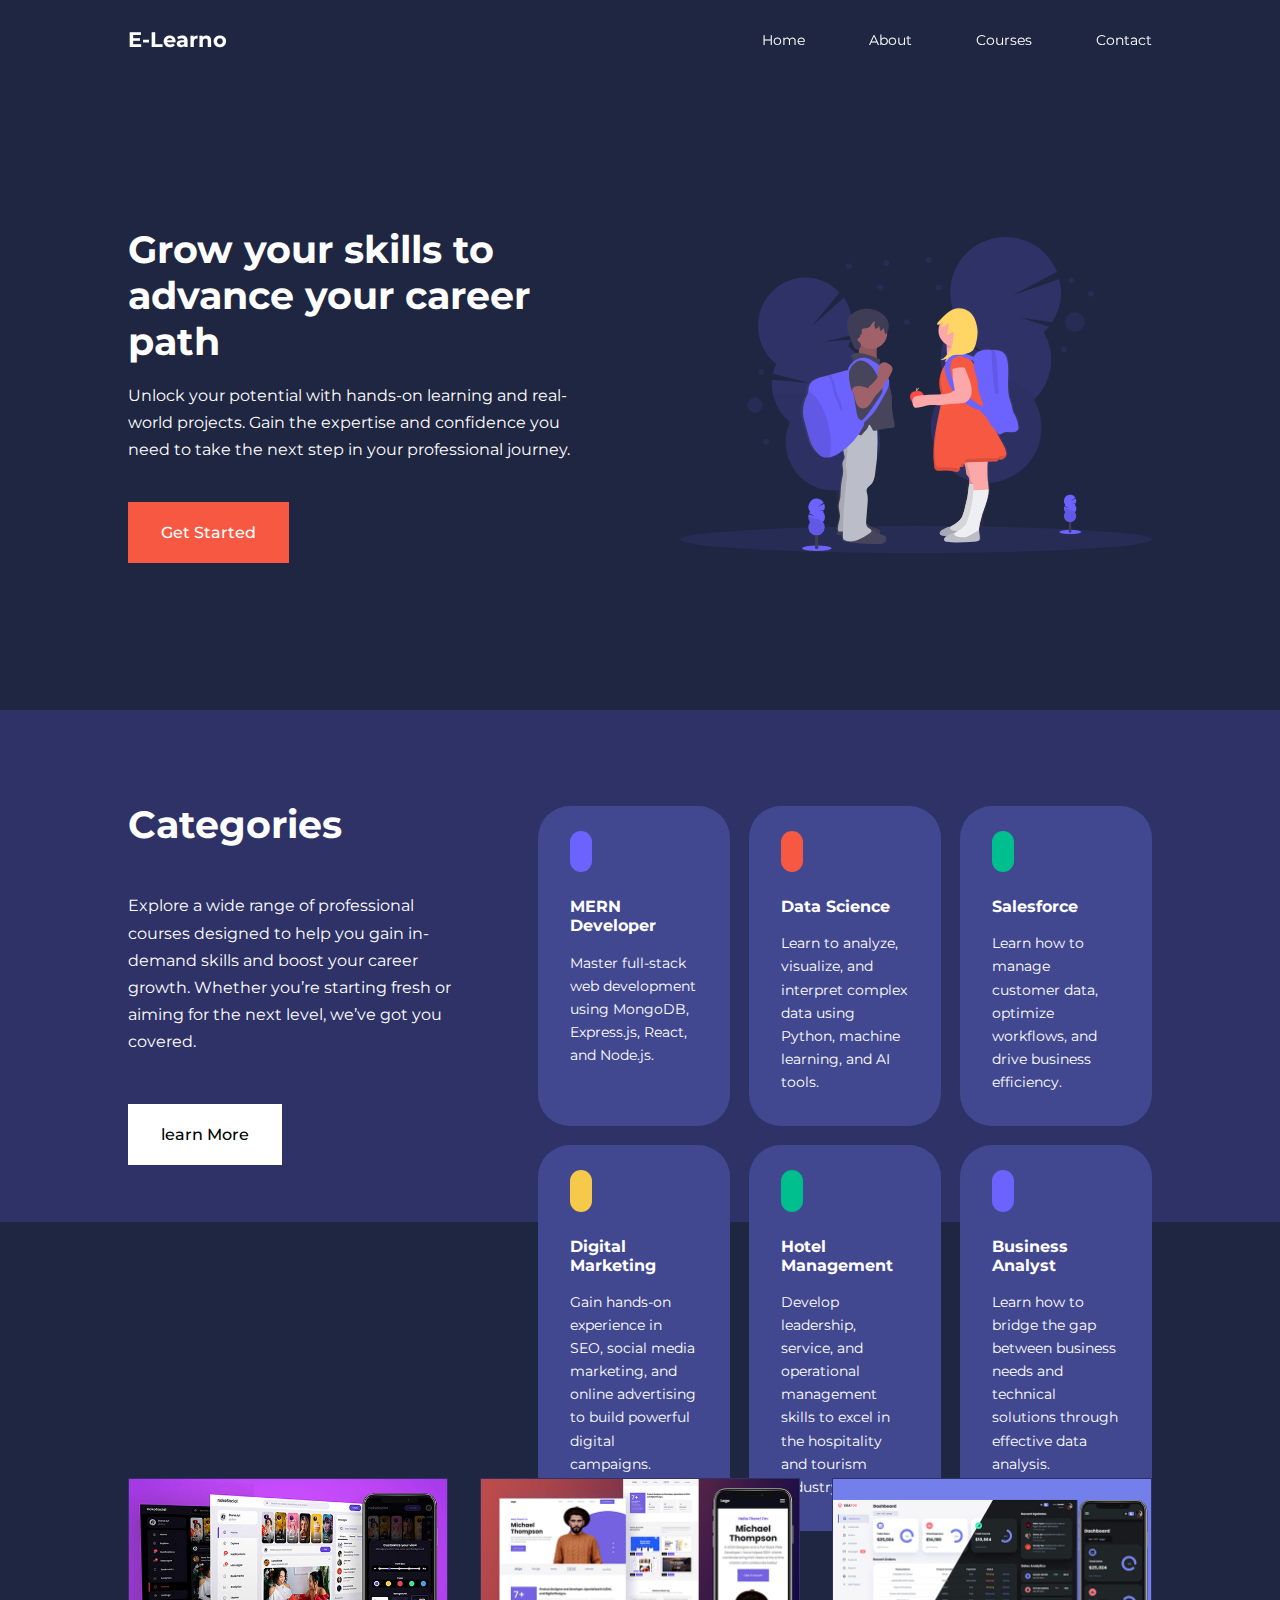
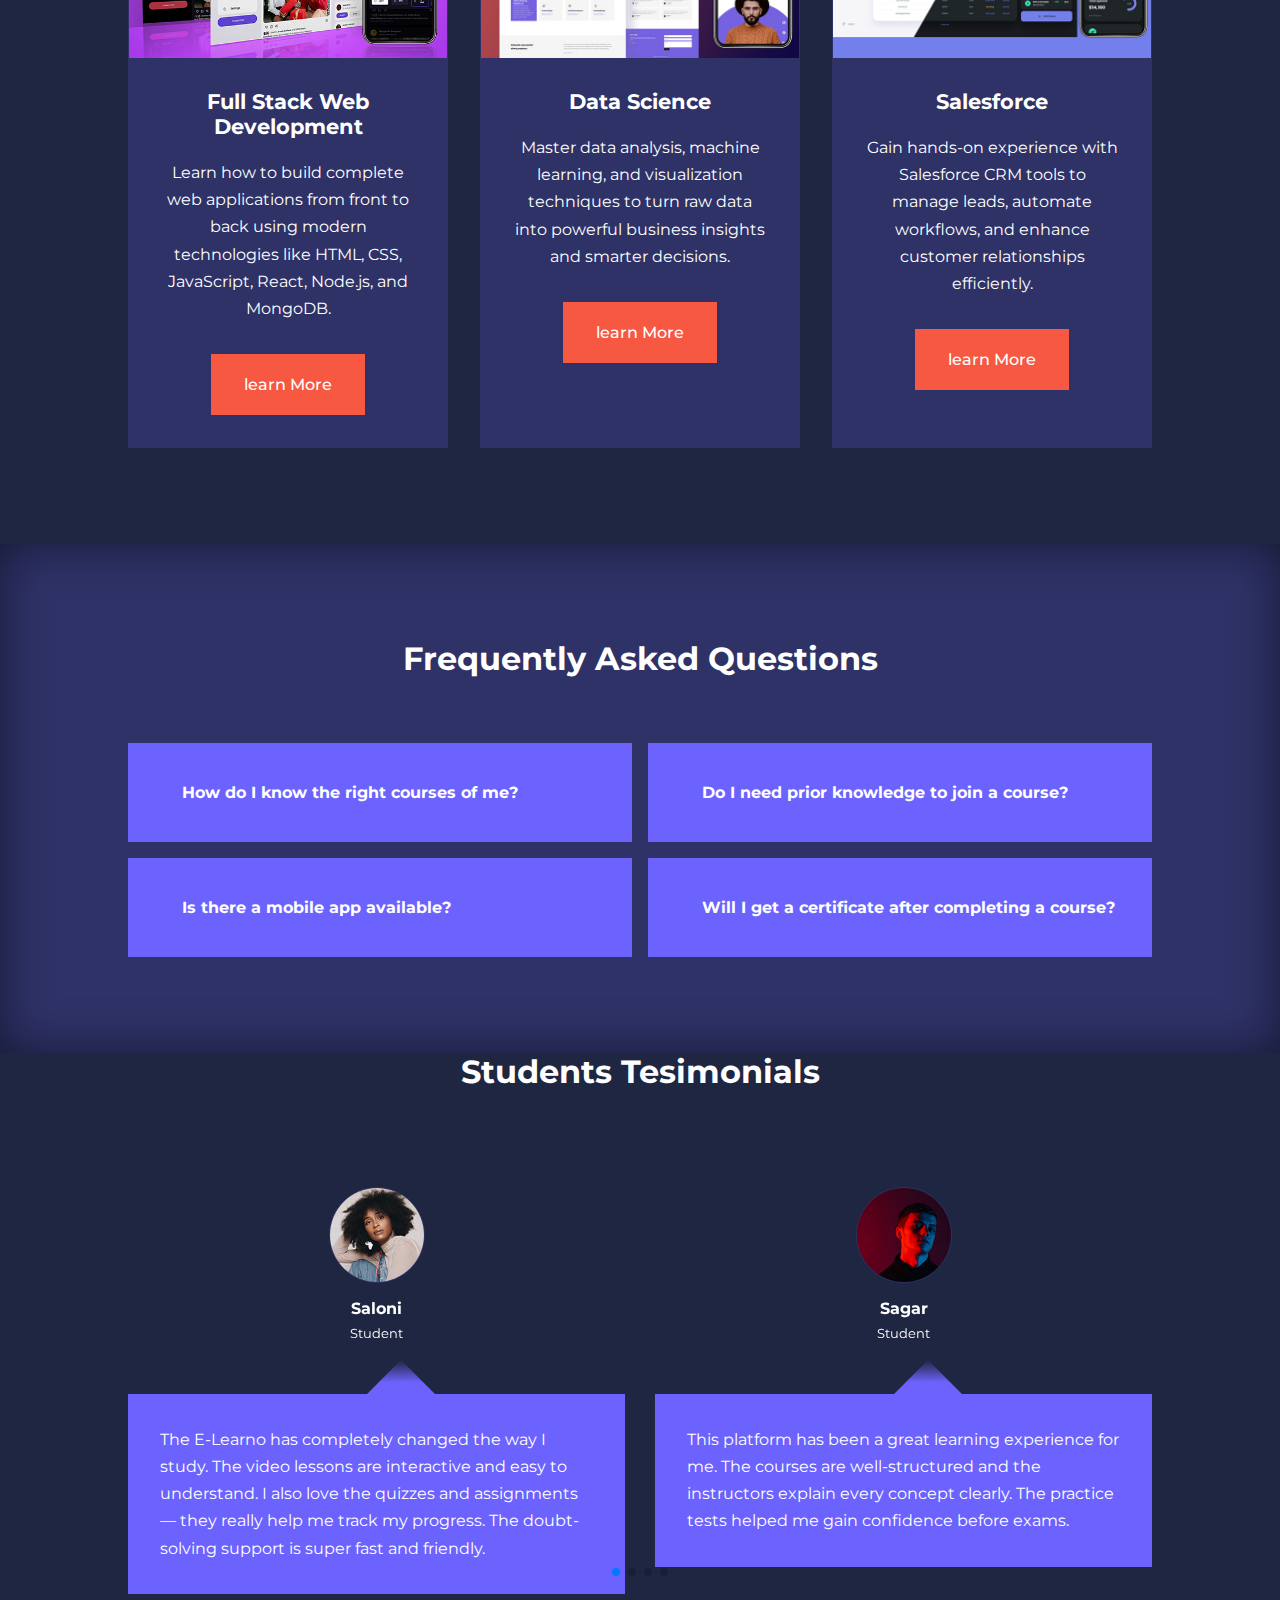
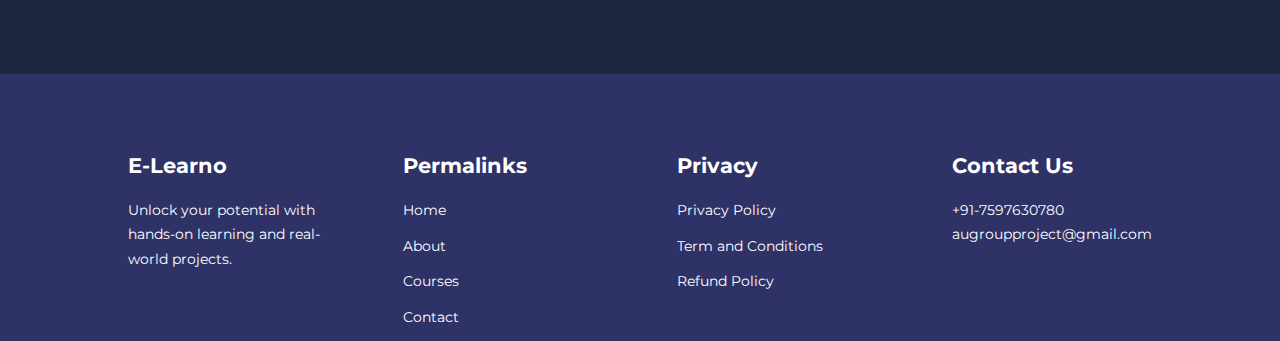
<file: index.html>
<!DOCTYPE html>
<html lang="en">
<head>
    <meta charset="UTF-8">
    <meta http-equiv="X-UA-Compatible" content="IE=edge">
    <meta name="viewport" content="width=device-width, initial-scale=1.0">
    <title>E-Learno</title>

    
    <link
     rel="stylesheet"
     href="https://unpkg.com/swiper@8/swiper-bundle.min.css"/>
    

    
    <link rel="preconnect" href="https://fonts.googleapis.com">
    <link rel="preconnect" href="https://fonts.gstatic.com" crossorigin>
    <link href="https://fonts.googleapis.com/css2?family=Montserrat:wght@300;400;500;600;700;800;900&display=swap" rel="stylesheet">

    
    
    <link rel="stylesheet" href="https://unicons.iconscout.com/release/v2.1.6/css/unicons.css">

     
    <link rel="stylesheet" href="css/style.css">
</head>
<body>
    
    <nav>
        <div class="container nav_container">
            <a href="index.html"><h4>E-Learno</h4></a>
            <ul class="nav_menu">
                <li><a href="index.html">Home</a></li>
                <li><a href="about.html">About</a></li>
                <li><a href="courses.html">Courses</a></li>
                <li><a href="contact.html">Contact</a></li>
            </ul>
            <button id="open-menu-btn"><i class="uil uil-bars"></i></button>
            <button id="close-menu-btn"><i class="uil uil-multiply"></i></button>
        </div>
    </nav>
   
    <header>
        <div class="container header_container">
            <div class="header_left">
                <h1>Grow your skills to advance your career path</h1>
                <p>
                    Unlock your potential with hands-on learning and real-world projects. Gain the expertise and confidence you need to take the next step in your professional journey.
                </p>
                <a href="courses.html" class="btn btn-primary">Get Started</a>
            </div>
            <div class="header_right">
                <div class="header_right-image">
                    <img src="./images/header.svg" alt="">
                </div>
            </div>
        </div>
    </header>
    

    <section class="categories">
        <div class="container categories_container">
            <div class="categories_left">
                <h1>Categories</h1>
                <p>
                    Explore a wide range of professional courses designed to help you gain in-demand skills and boost your career growth. Whether you’re starting fresh or aiming for the next level, we’ve got you covered.
                </p>
                <a href="#" class="btn">learn More</a>
            </div>
            <div class="categories_right">
                <article class="category">
                    <span class="category_icon"><i class="uil uil-bitcoin-circle"></i></span>
                    <h5>MERN Developer</h5>
                    <p>Master full-stack web development using MongoDB, Express.js, React, and Node.js.</p>
                </article>
                <article class="category">
                    <span class="category_icon"><i class="uil uil-palette"></i></span>
                    <h5>Data Science</h5>
                    <p>Learn to analyze, visualize, and interpret complex data using Python, machine learning, and AI tools.</p>
                </article>
                <article class="category">
                    <span class="category_icon"><i class="uil uil-usd-circle"></i></span>
                    <h5>Salesforce</h5>
                    <p>Learn how to manage customer data, optimize workflows, and drive business efficiency.</p>
                </article>
                <article class="category">
                    <span class="category_icon"><i class="uil uil-megaphone"></i></span>
                    <h5>Digital Marketing</h5>
                    <p>Gain hands-on experience in SEO, social media marketing, and online advertising to build powerful digital campaigns.</p>
                </article>
                <article class="category">
                    <span class="category_icon"><i class="uil uil-music"></i></span>
                    <h5>Hotel Management</h5>
                    <p>Develop leadership, service, and operational management skills to excel in the hospitality and tourism industry.</p>
                </article>
                <article class="category">
                    <span class="category_icon"><i class="uil uil-puzzle-piece"></i></span>
                    <h5>Business Analyst</h5>
                    <p>Learn how to bridge the gap between business needs and technical solutions through effective data analysis.</p>
                </article>
            </div>
        </div>
    </section>





    <section class="courses">
        <div class="container courses_container">
            <article class="course">
                <div class="course_image">
                    <img src="./images/course1.jpg" alt="">
                </div>
                <div class="course_info">
                    <h4>Full Stack Web Development</h4>
                    <p>
                        Learn how to build complete web applications from front to back using modern technologies like HTML, CSS, JavaScript, React, Node.js, and MongoDB.      
                    </p>
                    <a href="courses.html" class="btn btn-primary">learn More</a>
                </div>
                
            </article>

            <article class="course">
                <div class="course_image">
                    <img src="./images/course2.jpg" alt="">
                </div>
                <div class="course_info">
                    <h4>Data Science</h4>
                    <p>Master data analysis, machine learning, and visualization techniques to turn raw data into powerful business insights and smarter decisions.</p>
                    <a href="courses.html" class="btn btn-primary">learn More</a>
                </div>
              
            </article>

            <article class="course">
                <div class="course_image">
                    <img src="./images/course3.jpg" alt="">
                </div>
                <div class="course_info">
                    <h4>Salesforce</h4>
                <p>Gain hands-on experience with Salesforce CRM tools to manage leads, automate workflows, and enhance customer relationships efficiently.</p>
                <a href="courses.html" class="btn btn-primary">learn More</a>
                </div>
                
            </article>

        </div>
    </section>

    


    <section class="faqs">
        <h2>Frequently Asked Questions</h2>
        <div class="container faqs_container">
            <article class="faq">
                <div class="faq_icon"><i class="uil uil-plus"></i></div>
                <div class="question_answer">
                    <h4>How do I know the right courses of me?</h4>
                    <p>
                    Choosing the right course depends on your interests, goals, and career plans. You can start by identifying the subjects you enjoy and the skills you want to develop.    
                    </p>
                </div>
            </article>

            <article class="faq">
                <div class="faq_icon"><i class="uil uil-plus"></i></div>
                <div class="question_answer">
                    <h4>Do I need prior knowledge to join a course?</h4>
                    <p>
                        No. Many courses start from beginner level. You can choose courses based on your experience and goals.
                    </p>
                </div>
            </article>

            <article class="faq">
                <div class="faq_icon"><i class="uil uil-plus"></i></div>
                <div class="question_answer">
                    <h4>Is there a mobile app available?</h4>
                    <p>
                        Yes, you can learn on mobile, tablet, or laptop for maximum convenience.
                    </p>
                </div>
            </article>

            <article class="faq">
                <div class="faq_icon"><i class="uil uil-plus"></i></div>
                <div class="question_answer">
                    <h4>Will I get a certificate after completing a course?</h4>
                    <p>
                        Yes! You will receive a certificate of completion once you finish all lessons and pass the assessments.
                    </p>
                </div>
            </article>

            
            
        </div>
    </section>

     

     <section class="container testimonials_container swiper mySwiper">
        <h2>Students Tesimonials</h2>
        <div class="swiper-wrapper">
            <article class="testimonial swiper-slide">
                <div class="avatar">
                    <img src="./images/avatar1.jpg" alt="">
                </div>
                <div class="testomonial_info">
                    <h5>Saloni</h5>
                    <small>Student</small>
                </div>
                <div class="testimonial_body">
                    <p>
                        The E-Learno has completely changed the way I study. The video lessons are interactive and easy to understand. I also love the quizzes and assignments — they really help me track my progress. The doubt-solving support is super fast and friendly.
                    </p>
                </div>
            </article>
            <article class="testimonial swiper-slide">
                <div class="avatar">
                    <img src="./images/avatar2.jpg" alt="">
                </div>
                <div class="testomonial_info">
                    <h5>Sagar</h5>
                    <small>Student</small>
                </div>
                <div class="testimonial_body">
                    <p>
                        This platform has been a great learning experience for me. The courses are well-structured and the instructors explain every concept clearly. The practice tests helped me gain confidence before exams.
                    </p>
                </div>
            </article>
            <article class="testimonial swiper-slide">
                <div class="avatar">
                    <img src="./images/avatar3.jpg" alt="">
                </div>
                <div class="testomonial_info">
                    <h5>Ashish</h5>
                    <small>Student</small>
                </div>
                <div class="testimonial_body">
                    <p>
                        The platform makes learning fun and interactive. The animated videos and real-life examples helped me understand difficult topics easily. I also enjoy the weekly challenges — they keep me motivated to study regularly.
                </div>
            </article>
            <article class="testimonial swiper-slide">
                <div class="avatar">
                    <img src="./images/avatar4.jpg" alt="">
                </div>
                <div class="testomonial_info">
                    <h5>Dingi</h5>
                    <small>Student</small>
                </div>
                <div class="testimonial_body">
                    <p>
                        Very helpful study materials and doubt-clearing sessions. The mentors are very supportive and encourage students to ask questions. I improved my grades a lot after joining this platform!
                    </p>
                </div>
            </article>
            <article class="testimonial swiper-slide">
                <div class="avatar">
                    <img src="./images/avatar5.jpg" alt="">
                </div>
                <div class="testomonial_info">
                    <h5>Krishika</h5>
                    <small>Student</small>
                </div>
                <div class="testimonial_body">
                    <p>
                        I love the flexibility — I can learn whenever I want. The tutorials are short, clear, and well-organized. The mobile app also works smoothly which helps me study on the go. Great learning experience!
                    </p>
                </div>
            </article> 
        </div>
         <div class="swiper-pagination"></div>
    </section>

     

     <footer class="footer">
        <div class="container footer_container">
            <div class="footer_1">
                <a href="index.html" class="footer_logo"><h4>E-Learno</h4></a>
                <P>
                    Unlock your potential with hands-on learning and real-world projects.
                </P>
            </div>
            <div class="footer_2">
                <h4>Permalinks</h4>
                <ul class="permalinks">
                    <li><a href="index.html">Home</a></li>
                    <li><a href="about.html">About</a></li>
                    <li><a href="courses.html">Courses</a></li>
                    <li><a href="contact.html">Contact</a></li>
                </ul>
            </div>
            <div class="footer_3">
                <h4>Privacy</h4>
                <ul class="Privacy">
                    <li><a href="#">Privacy Policy</a></li>
                    <li><a href="#">Term and Conditions</a></li>
                    <li><a href="#">Refund Policy</a></li>
                </ul>
            </div>

            <div class="footer_4">
                <h4>Contact Us</h4>
                <div>
                    <p>+91-7597630780</p>
                    <p>augroupproject@gmail.com</p>
                </div>
                <ul class="footer_socials">
                    <li>
                        <a href="#"><i class="uil uil-facebook-f"></i></a>
                    </li>
                    <li>
                        <a href="#"><i class="uil uil-instagram-alt"></i></a>
                    </li>
                    <li>
                        <a href="#"><i class="uil uil-twitter"></i></a>
                    </li>
                    <li>
                        <a href="#"><i class="uil uil-linkedin-alt"></i></a>
                    </li>
                </ul>
            </div> 
        </div>
        
     </footer>


      

    
    <script src="https://unpkg.com/swiper/swiper-bundle.min.js"></script>
    <script src="/main.js"></script>

    <script>
        var swiper = new Swiper(".mySwiper", {
          slidesPerView: 1,
          spaceBetween: 30,
          pagination: {
            el: ".swiper-pagination",
            clickable: true,
          },
        
          breakpoints:{
            600:{
                slidesPerView: 2
            }
          }
        });
      </script>

</body>
</html>
</file>
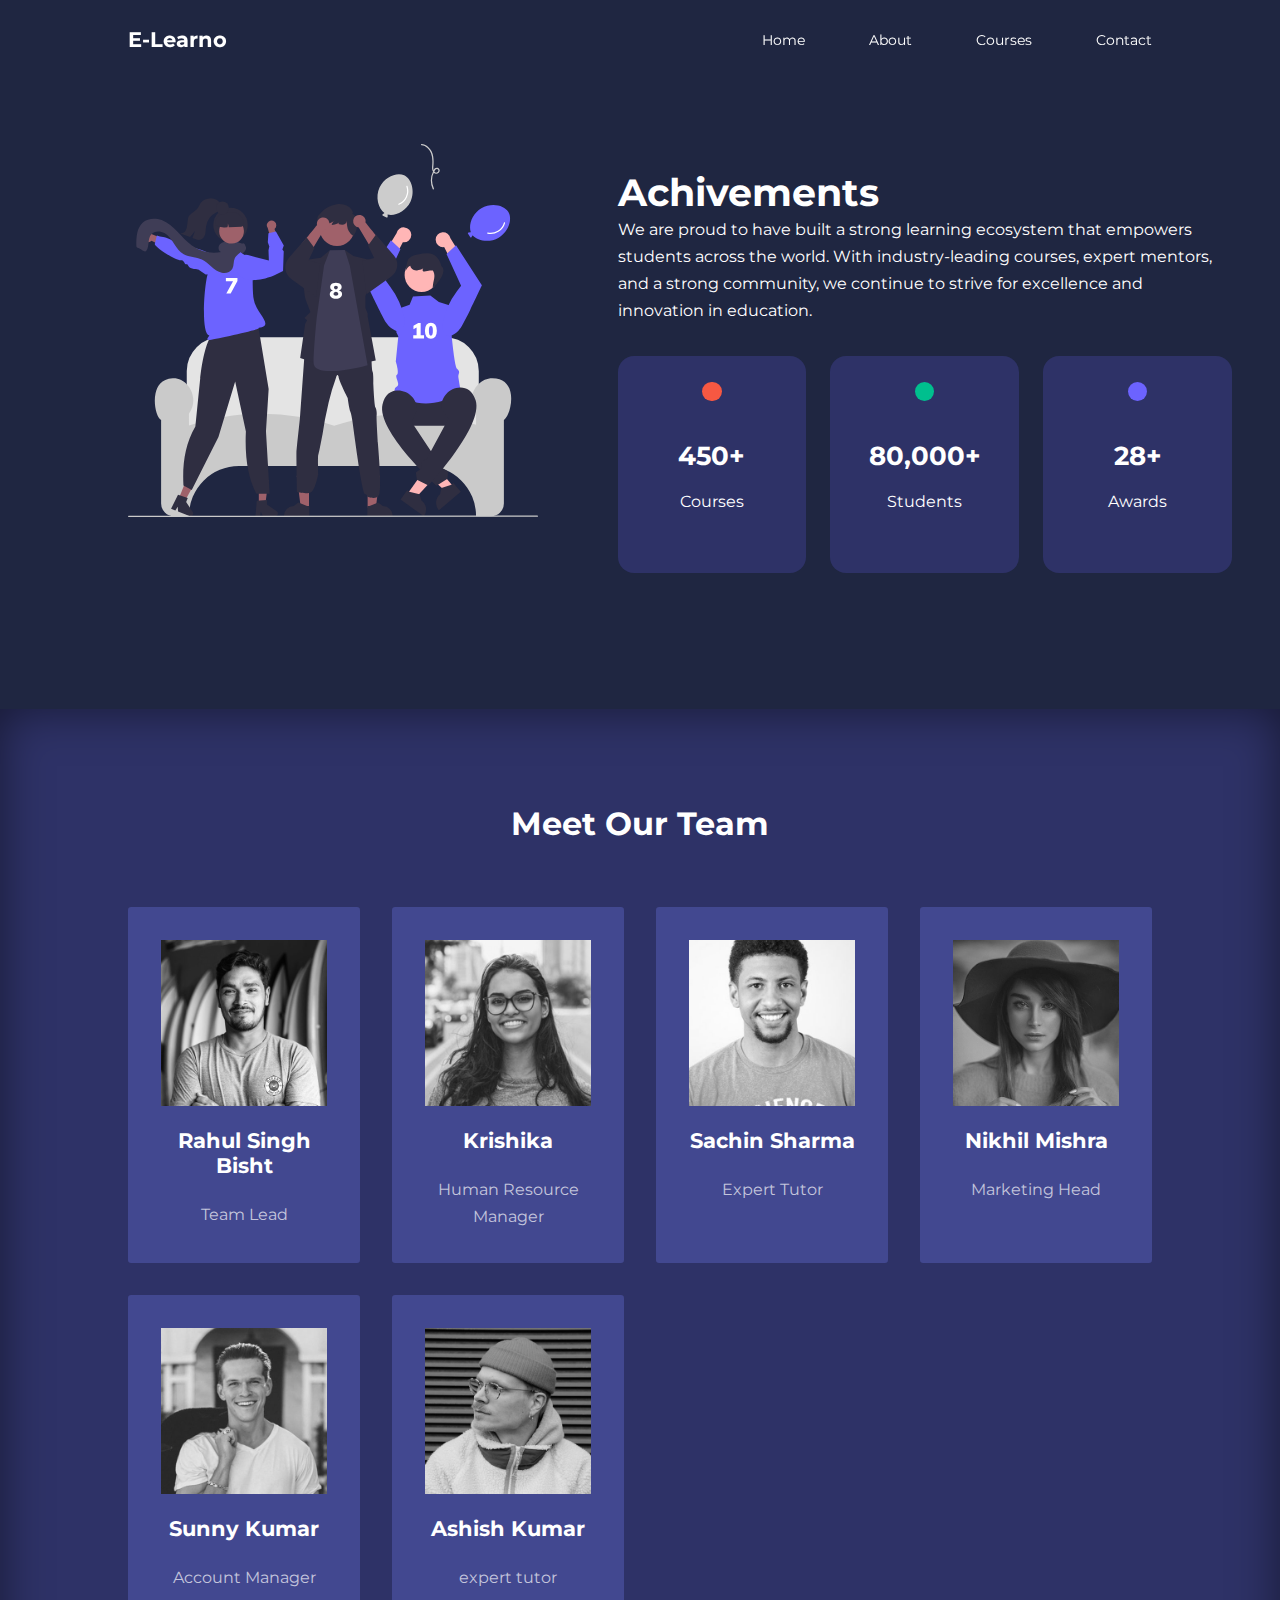
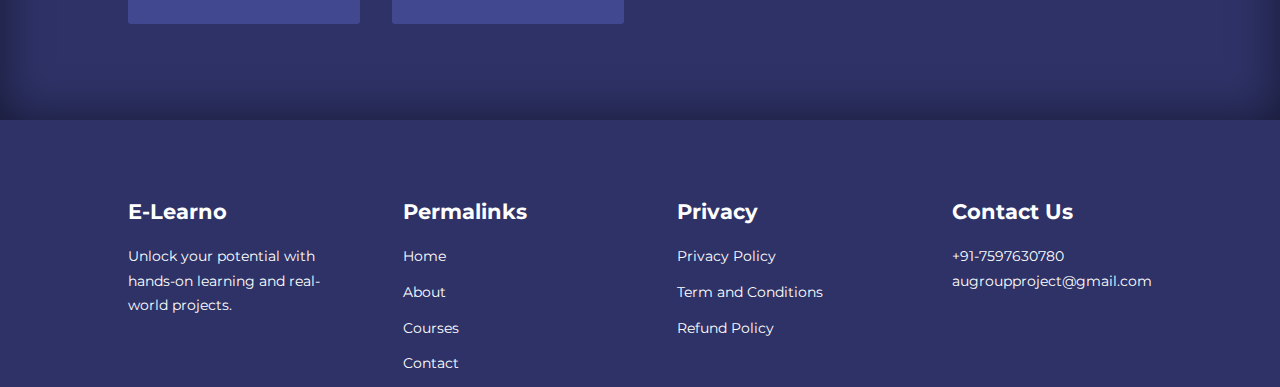
<file: about.html>
<!DOCTYPE html>
<html lang="en">
<head>
    <meta charset="UTF-8">
    <meta http-equiv="X-UA-Compatible" content="IE=edge">
    <meta name="viewport" content="width=device-width, initial-scale=1.0">
    <title>E-Learno</title>
    

    
    <link rel="preconnect" href="https://fonts.googleapis.com">
    <link rel="preconnect" href="https://fonts.gstatic.com" crossorigin>
    <link href="https://fonts.googleapis.com/css2?family=Montserrat:wght@300;400;500;600;700;800;900&display=swap" rel="stylesheet">

    
    
    <link rel="stylesheet" href="https://unicons.iconscout.com/release/v2.1.6/css/unicons.css">

     
    <link rel="stylesheet" href="css/style.css">
    <link rel="stylesheet" href="css/about.css">
</head>
<body>
    
    <nav>
        <div class="container nav_container">
            <a href="index.html"><h4>E-Learno</h4></a>
            <ul class="nav_menu">
                <li><a href="index.html">Home</a></li>
                <li><a href="about.html">About</a></li>
                <li><a href="courses.html">Courses</a></li>
                <li><a href="contact.html">Contact</a></li>
            </ul>
            <button id="open-menu-btn"><i class="uil uil-bars"></i></button>
            <button id="close-menu-btn"><i class="uil uil-multiply"></i></button>
        </div>
    </nav>


    <section class="about_achivements">
        <div class="container about_achievements-container">
            <div class="about_achievements-left">
              <img src="./images/about achievements.svg" alt="">  
            </div>
            <div class="about_achievements-right">
                <h1>Achivements</h1>
                <p>We are proud to have built a strong learning ecosystem that empowers students across the world. With industry-leading courses, expert mentors, and a strong community, we continue to strive for excellence and innovation in education.
                </p>
                <div class="achievements_cards">
                    <article class="achievement_card">
                        <span class="achievement_icon">
                            <i class="uil uil-video"></i>
                        </span>
                        <h3>450+</h3>
                        <p>Courses</p>
                    </article>

                    <article class="achievement_card">
                        <span class="achievement_icon">
                            <i class="uil uil-users-alt"></i>
                        </span>
                        <h3>80,000+</h3>
                        <p>Students</p>
                    </article>

                    <article class="achievement_card">
                        <span class="achievement_icon">
                            <i class="uil uil-trophy"></i>
                        </span>
                        <h3>28+</h3>
                        <p>Awards</p>
                    </article>
                </div>
            </div>
        </div>
    </section>
     


     <section class="team">
        <h2>Meet Our Team</h2>
        <div class="container team_container">
            <article class="team_member">
                <div class="team-member_image">
                    <img src="./images/tm1.jpg" alt="">
                </div>
                <div class="team-member_info">
                    <h4>Rahul Singh Bisht</h4>
                    <p>Team Lead</p>
                </div>
                <div class="team_member-socials">
                    <a href="#" target="_blank"><i class="uil uil-instagram"></i></a>
                    <a href="#" target="_blank"><i class="uil uil-twitter-alt"></i></a>
                    <a href="#" target="_blank"><i class="uil uil-linkedin-alt"></i></a>
                </div>
            </article>

            <article class="team_member">
                <div class="team-member_image">
                    <img src="./images/tm2.jpg" alt="">
                </div>
                <div class="team-member_info">
                    <h4>Krishika</h4>
                    <p>Human Resource Manager</p>
                </div>
                <div class="team_member-socials">
                    <a href="#" target="_blank"><i class="uil uil-instagram"></i></a>
                    <a href="#" target="_blank"><i class="uil uil-twitter-alt"></i></a>
                    <a href="#" target="_blank"><i class="uil uil-linkedin-alt"></i></a>
                </div>
            </article>

            <article class="team_member">
                <div class="team-member_image">
                    <img src="./images/tm4.jpg" alt="">
                </div>
                <div class="team-member_info">
                    <h4>Sachin Sharma</h4>
                    <p>Expert Tutor</p>
                </div>
                <div class="team_member-socials">
                    <a href="#" target="_blank"><i class="uil uil-instagram"></i></a>
                    <a href="#" target="_blank"><i class="uil uil-twitter-alt"></i></a>
                    <a href="#" target="_blank"><i class="uil uil-linkedin-alt"></i></a>
                </div>
            </article>

            <article class="team_member">
                <div class="team-member_image">
                    <img src="./images/tm3.jpg" alt="">
                </div>
                <div class="team-member_info">
                    <h4>Nikhil Mishra</h4>
                    <p>Marketing Head</p>
                </div>
                <div class="team_member-socials">
                    <a href="#" target="_blank"><i class="uil uil-instagram"></i></a>
                    <a href="#" target="_blank"><i class="uil uil-twitter-alt"></i></a>
                    <a href="#" target="_blank"><i class="uil uil-linkedin-alt"></i></a>
                </div>
            </article>

            <article class="team_member">
                <div class="team-member_image">
                    <img src="./images/tm6.jpg" alt="">
                </div>
                <div class="team-member_info">
                    <h4>Sunny Kumar</h4>
                    <p>Account Manager</p>
                </div>
                <div class="team_member-socials">
                    <a href="#" target="_blank"><i class="uil uil-instagram"></i></a>
                    <a href="#" target="_blank"><i class="uil uil-twitter-alt"></i></a>
                    <a href="#" target="_blank"><i class="uil uil-linkedin-alt"></i></a>
                </div>
            </article>

            <article class="team_member">
                <div class="team-member_image">
                    <img src="./images/tm8.jpg" alt="">
                </div>
                <div class="team-member_info">
                    <h4>Ashish Kumar</h4>
                    <p>expert tutor</p>
                </div>
                <div class="team_member-socials">
                    <a href="#" target="_blank"><i class="uil uil-instagram"></i></a>
                    <a href="#" target="_blank"><i class="uil uil-twitter-alt"></i></a>
                    <a href="#" target="_blank"><i class="uil uil-linkedin-alt"></i></a>
                </div>
            </article>

            <!-- <article class="team_member">
                <div class="team-member_image">
                    <img src="./images/tm7.jpg" alt="">
                </div>
                <div class="team-member_info">
                    <h4>Saloni</h4>
                    <p>expert tutor</p>
                </div>
                <div class="team_member-socials">
                    <a href="#" target="_blank"><i class="uil uil-instagram"></i></a>
                    <a href="#" target="_blank"><i class="uil uil-twitter-alt"></i></a>
                    <a href="#" target="_blank"><i class="uil uil-linkedin-alt"></i></a>
                </div>
            </article>

            <article class="team_member">
                <div class="team-member_image">
                    <img src="./images/tm5.jpg" alt="">
                </div>
                <div class="team-member_info">
                    <h4>Dingi</h4>
                    <p>expert tutor</p>
                </div>
                <div class="team_member-socials">
                    <a href="#" target="_blank"><i class="uil uil-instagram"></i></a>
                    <a href="#" target="_blank"><i class="uil uil-twitter-alt"></i></a>
                    <a href="#" target="_blank"><i class="uil uil-linkedin-alt"></i></a>
                </div>
            </article> -->
        </div>
     </section>

    <footer class="footer">
        <div class="container footer_container">
            <div class="footer_1">
                <a href="index.html" class="footer_logo"><h4>E-Learno</h4></a>
                <P>
                Unlock your potential with hands-on learning and real-world projects.
                </P>
            </div>
            <div class="footer_2">
                <h4>Permalinks</h4>
                <ul class="permalinks">
                    <li><a href="index.html">Home</a></li>
                    <li><a href="about.html">About</a></li>
                    <li><a href="courses.html">Courses</a></li>
                    <li><a href="contact.html">Contact</a></li>
                </ul>
            </div>
            <div class="footer_3">
                <h4>Privacy</h4>
                <ul class="Privacy">
                    <li><a href="#">Privacy Policy</a></li>
                    <li><a href="#">Term and Conditions</a></li>
                    <li><a href="#">Refund Policy</a></li>
                </ul>
            </div>

            <div class="footer_4">
                <h4>Contact Us</h4>
                <div>
                    <p>+91-7597630780</p>
                    <p>augroupproject@gmail.com</p>
                </div>
                <ul class="footer_socials">
                    <li>
                        <a href="#"><i class="uil uil-facebook-f"></i></a>
                    </li>
                    <li>
                        <a href="#"><i class="uil uil-instagram-alt"></i></a>
                    </li>
                    <li>
                        <a href="#"><i class="uil uil-twitter"></i></a>
                    </li>
                    <li>
                        <a href="#"><i class="uil uil-linkedin-alt"></i></a>
                    </li>
                </ul>
            </div> 
        </div>
        
     </footer>


    

    <script src="/main.js"></script>

</body>
</html>
</file>
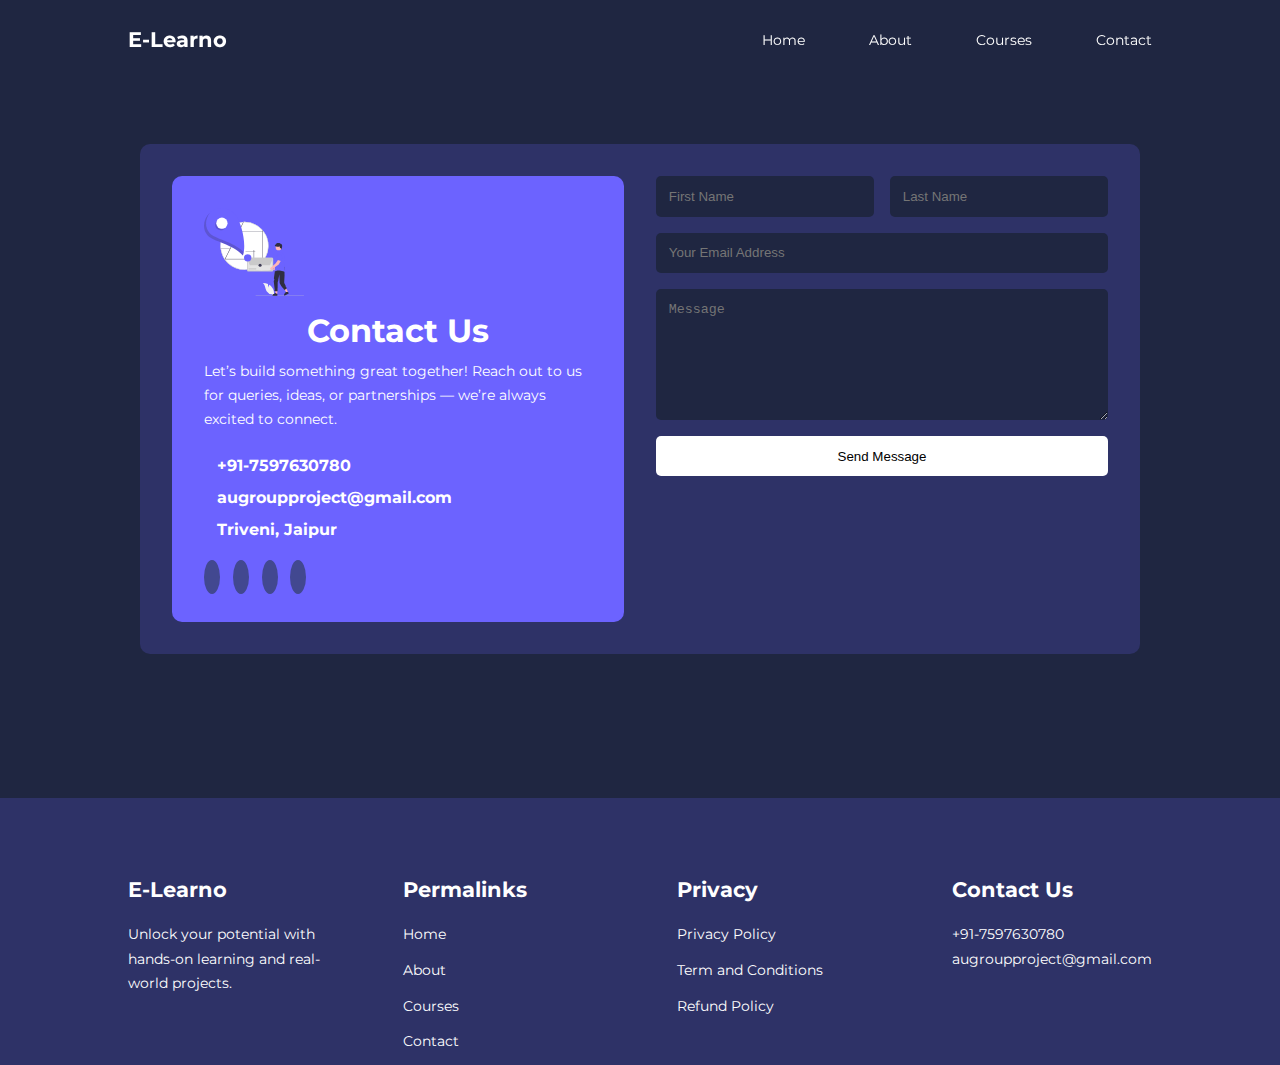
<file: contact.html>
<!DOCTYPE html>
<html lang="en">
<head>
    <meta charset="UTF-8">
    <meta http-equiv="X-UA-Compatible" content="IE=edge">
    <meta name="viewport" content="width=device-width, initial-scale=1.0">
    <title>E-learno</title>
    

    
    <link rel="preconnect" href="https://fonts.googleapis.com">
    <link rel="preconnect" href="https://fonts.gstatic.com" crossorigin>
    <link href="https://fonts.googleapis.com/css2?family=Montserrat:wght@300;400;500;600;700;800;900&display=swap" rel="stylesheet">

    
    <link rel="stylesheet" href="https://unicons.iconscout.com/release/v2.1.6/css/unicons.css">

     
    <link rel="stylesheet" href="css/style.css">
    <link rel="stylesheet" href="css/contact.css">

    <style>
        .courses{
            margin-top: 1rem;
        }
    </style>
</head>
<body>
    
    <nav>
        <div class="container nav_container">
            <a href="index.html"><h4>E-Learno</h4></a>
            <ul class="nav_menu">
                <li><a href="index.html">Home</a></li>
                <li><a href="about.html">About</a></li>
                <li><a href="courses.html">Courses</a></li>
                <li><a href="contact.html">Contact</a></li>
            </ul>
            <button id="open-menu-btn"><i class="uil uil-bars"></i></button>
            <button id="close-menu-btn"><i class="uil uil-multiply"></i></button>
        </div>
    </nav>
  

    <section class="contact">
        <div class="container contact_container">
            <aside class="contact_aside">
                <div class="aside_image">
                    <img src="./images/contact.svg" alt="">
                </div>
                <h2>Contact Us</h2>
                <p>Let’s build something great together! Reach out to us for queries, ideas, or partnerships — we’re always excited to connect.</p>
                <ul class="contact_details">
                    <li>
                        <i class="uil uil-phone-times"></i>
                        <h5>+91-7597630780</h5>
                    </li>
                    <li>
                        <i class="uil uil-envelope"></i>
                        <h5>augroupproject@gmail.com</h5>
                    </li>
                    <li>
                        <i class="uil uil-location-point"></i>
                        <h5>Triveni, Jaipur</h5>
                    </li>
                </ul>
                <ul class="contact-socials">
                    <li>
                        <a href="#"><i class="uil uil-facebook-f"></i></a>
                    </li>
                    <li>
                        <a href="#"><i class="uil uil-instagram"></i></a>

                    </li>
                    <li>
                        <a href="#"><i class="uil uil-twitter"></i></a>
                    </li>
                    <li>
                        <a href="#"><i class="uil uil-linkedin-alt"></i></a>
                    </li>
                </ul>
            </aside>

            <form class="contact_form">
                <div class="form_name">
                    <input type="text" name="First Name" placeholder="First Name" required>
                    <input type="text" name="Last Name" placeholder="Last Name" required>
                </div>
                <input type="email" name="Email Address" placeholder="Your Email Address" required>
                <textarea name="message" id="" cols="30" rows="7" placeholder="Message" required></textarea>
                <button type="submit" class="btn btn-primary"> Send Message</button>
            </form>
        </div>
    </section>


    <footer class="footer">
        <div class="container footer_container">
            <div class="footer_1">
                <a href="index.html" class="footer_logo"><h4>E-Learno</h4></a>
                <P>
                    Unlock your potential with hands-on learning and real-world projects.
                </P>
            </div>
            <div class="footer_2">
                <h4>Permalinks</h4>
                <ul class="permalinks">
                    <li><a href="index.html">Home</a></li>
                    <li><a href="about.html">About</a></li>
                    <li><a href="courses.html">Courses</a></li>
                    <li><a href="contact.html">Contact</a></li>
                </ul>
            </div>
            <div class="footer_3">
                <h4>Privacy</h4>
                <ul class="Privacy">
                    <li><a href="#">Privacy Policy</a></li>
                    <li><a href="#">Term and Conditions</a></li>
                    <li><a href="#">Refund Policy</a></li>
                </ul>
            </div>

            <div class="footer_4">
                <h4>Contact Us</h4>
                <div>
                    <p>+91-7597630780</p>
                    <p>augroupproject@gmail.com</p>
                </div>
                <ul class="footer_socials">
                    <li>
                        <a href="#"><i class="uil uil-facebook-f"></i></a>
                    </li>
                    <li>
                        <a href="#"><i class="uil uil-instagram-alt"></i></a>
                    </li>
                    <li>
                        <a href="#"><i class="uil uil-twitter"></i></a>
                    </li>
                    <li>
                        <a href="#"><i class="uil uil-linkedin-alt"></i></a>
                    </li>
                </ul>
            </div> 
        </div>
        
     </footer>


      

    <script src="/main.js"></script>

</body>
</html>
</file>
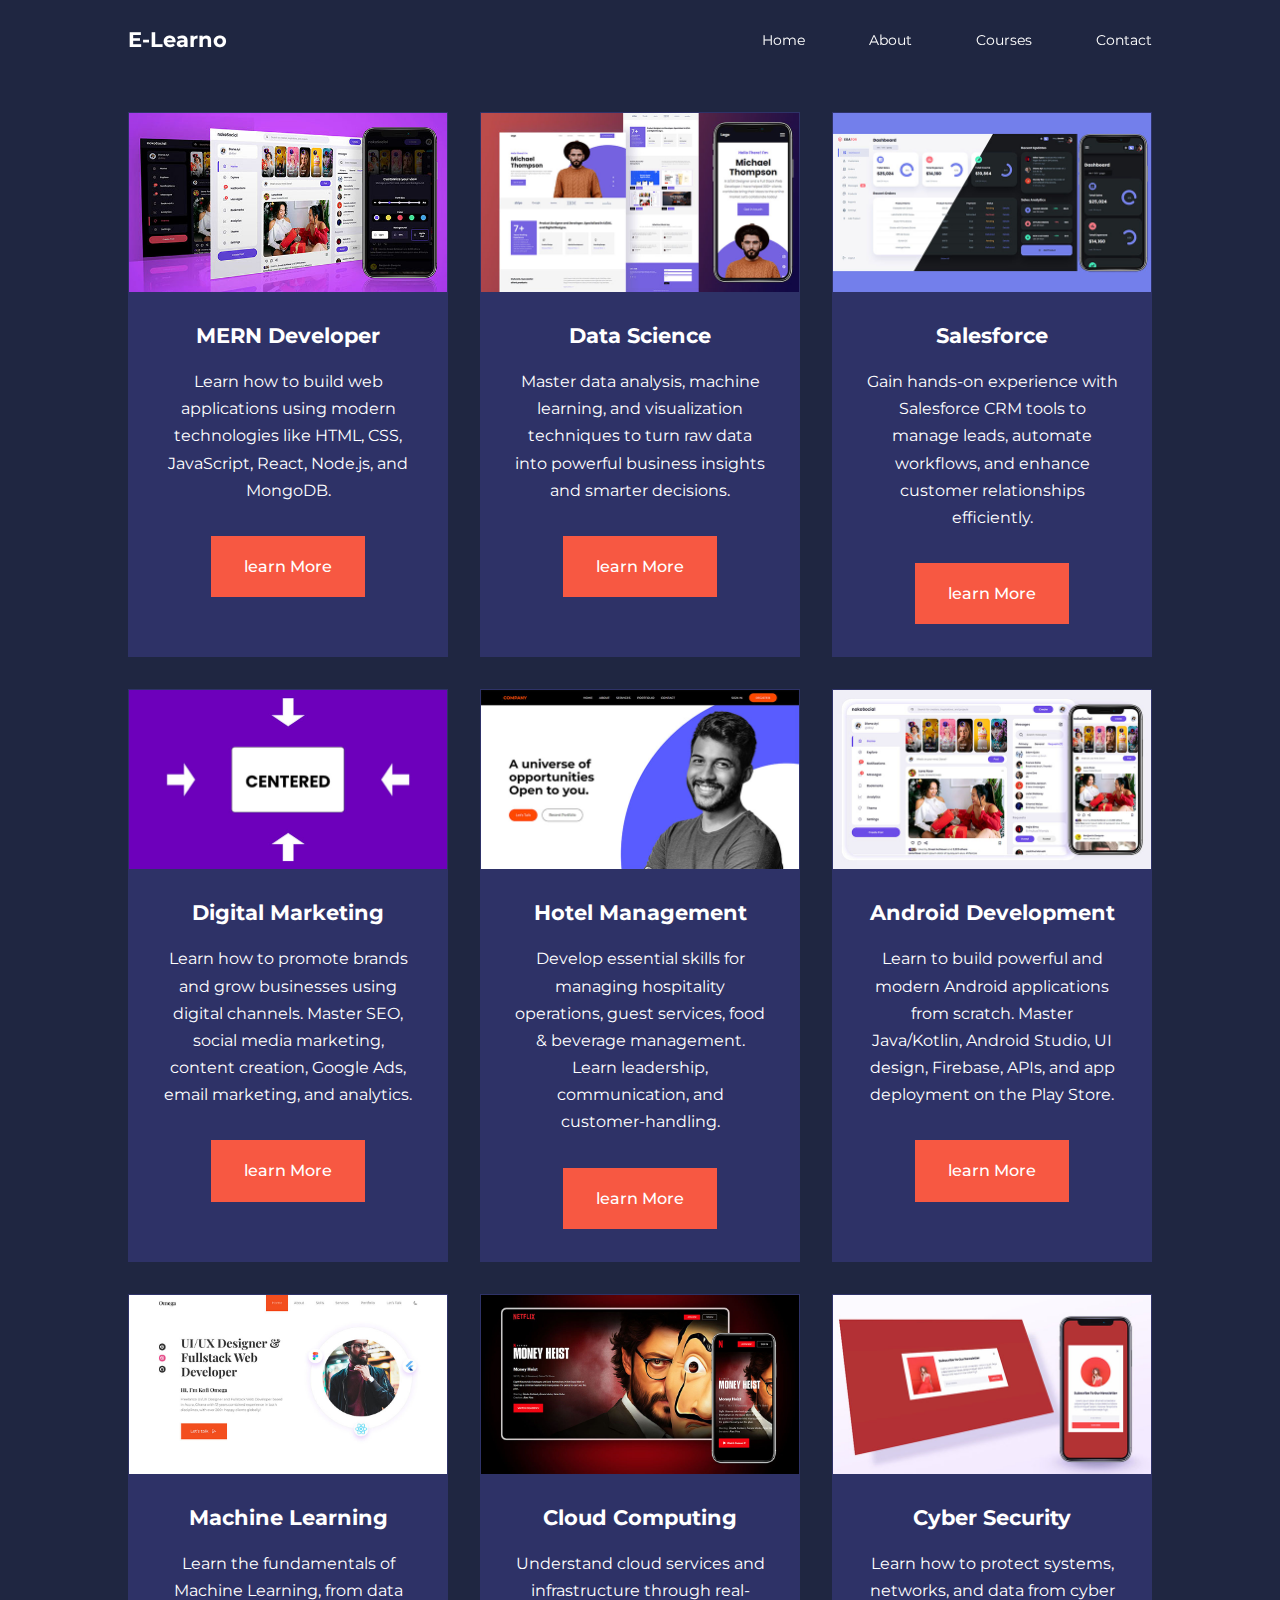
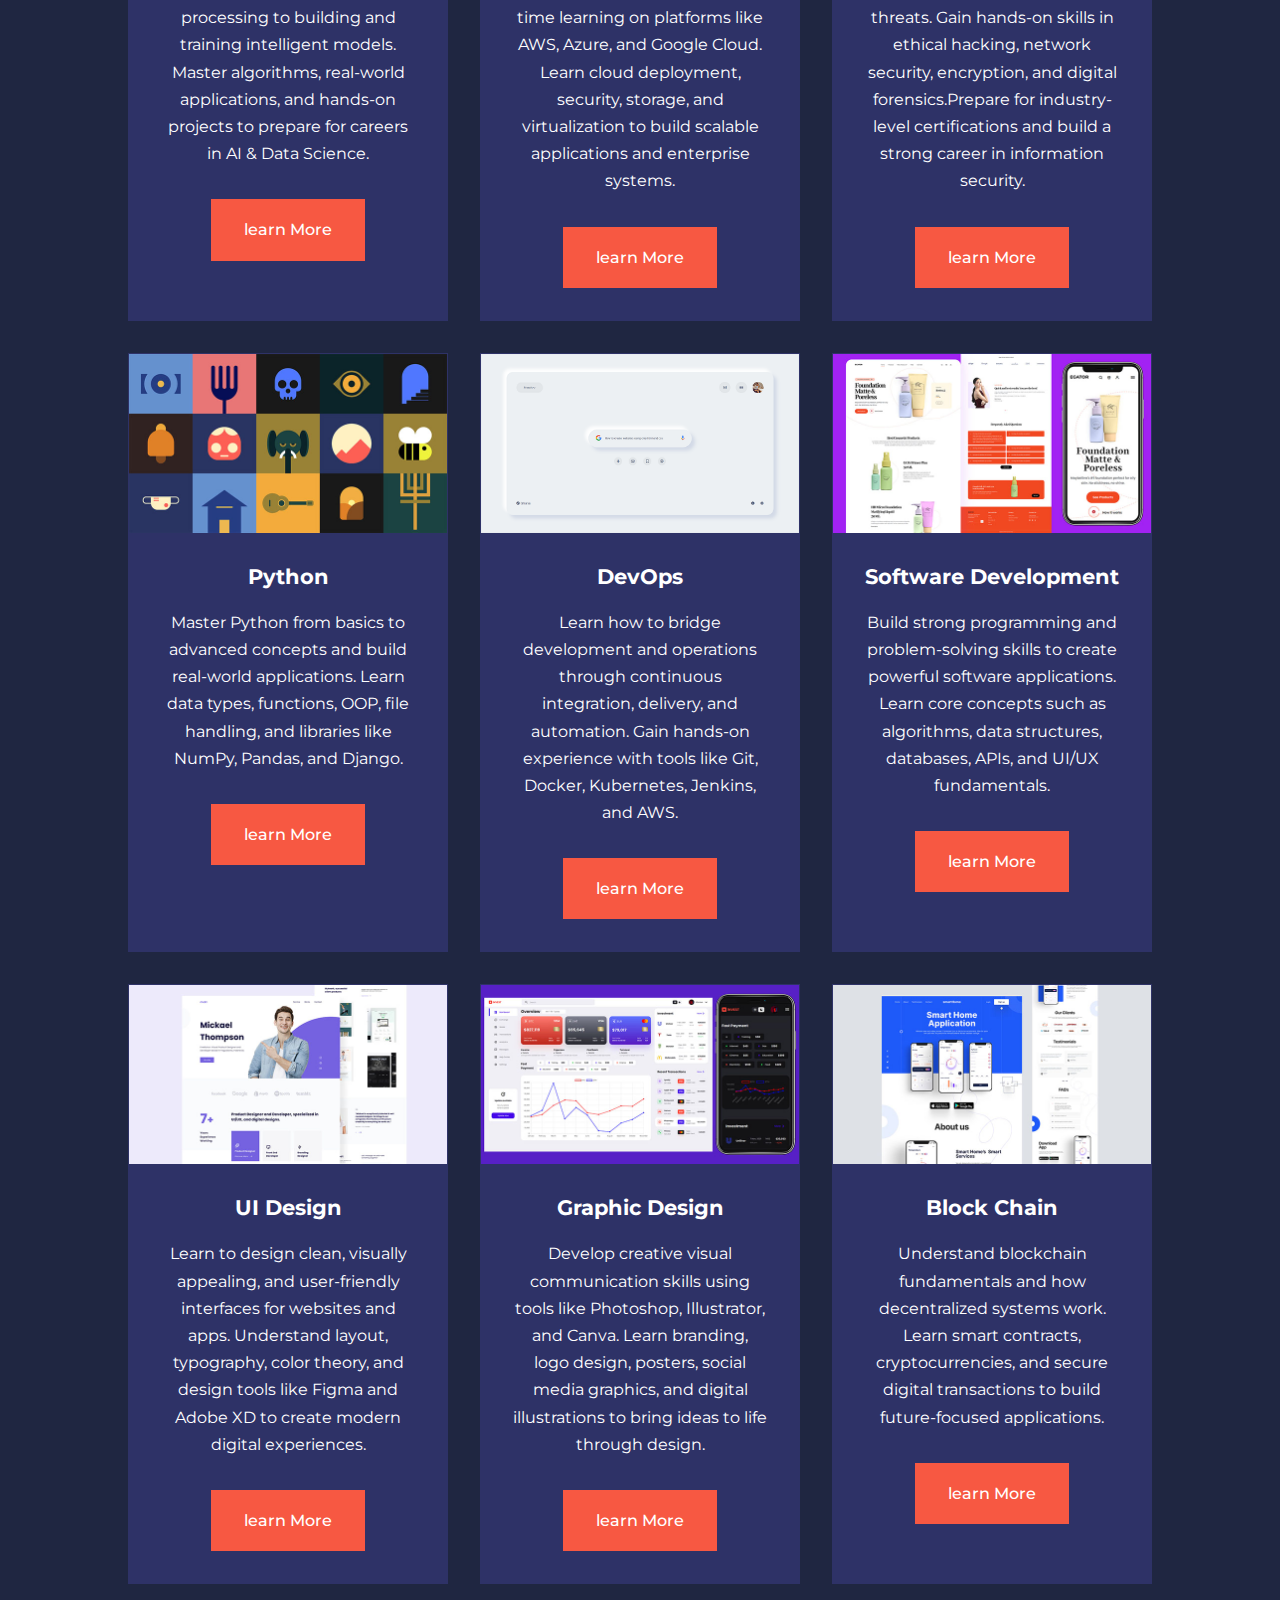
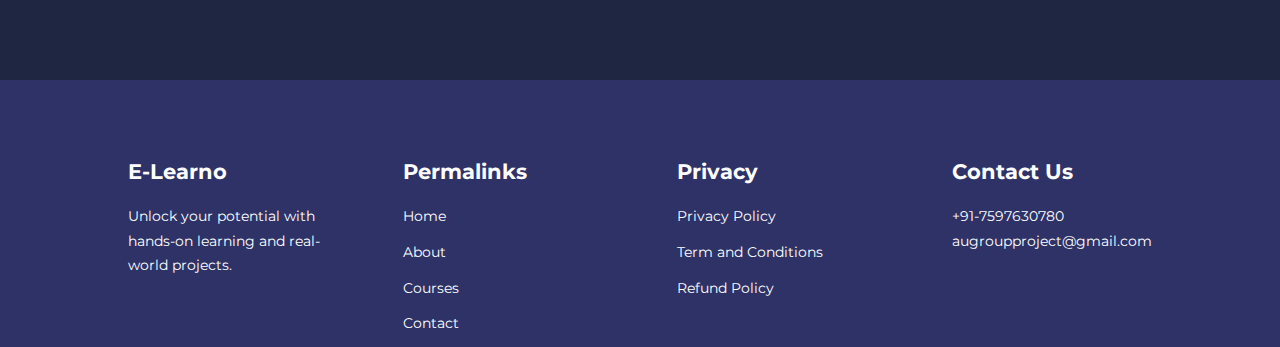
<file: courses.html>
<!DOCTYPE html>
<html lang="en">
<head>
    <meta charset="UTF-8">
    <meta http-equiv="X-UA-Compatible" content="IE=edge">
    <meta name="viewport" content="width=device-width, initial-scale=1.0">
    <title>E-Learno</title>
    

    <link rel="preconnect" href="https://fonts.googleapis.com">
    <link rel="preconnect" href="https://fonts.gstatic.com" crossorigin>
    <link href="https://fonts.googleapis.com/css2?family=Montserrat:wght@300;400;500;600;700;800;900&display=swap" rel="stylesheet">

    
    
    <link rel="stylesheet" href="https://unicons.iconscout.com/release/v2.1.6/css/unicons.css">

     
    <link rel="stylesheet" href="css/style.css">

    <style>
        .courses{
            margin-top: 1rem;
        }
    </style>
</head>
<body>

    <nav>
        <div class="container nav_container">
            <a href="index.html"><h4>E-Learno</h4></a>
            <ul class="nav_menu">
                <li><a href="index.html">Home</a></li>
                <li><a href="about.html">About</a></li>
                <li><a href="courses.html">Courses</a></li>
                <li><a href="contact.html">Contact</a></li>
            </ul>
            <button id="open-menu-btn"><i class="uil uil-bars"></i></button>
            <button id="close-menu-btn"><i class="uil uil-multiply"></i></button>
        </div>
    </nav>


    <section class="courses">
        <div class="container courses_container">
            <article class="course">
                <div class="course_image">
                    <img src="./images/course1.jpg" alt="">
                </div>
                <div class="course_info">
                    <h4>MERN Developer</h4>
                    <p>
                        Learn how to build web applications using modern technologies like HTML, CSS, JavaScript, React, Node.js, and MongoDB.      
                    </p>
                    <a href="courses.html" class="btn btn-primary">learn More</a>
                </div>
                
            </article>

            <article class="course">
                <div class="course_image">
                    <img src="./images/course2.jpg" alt="">
                </div>
                <div class="course_info">
                    <h4>Data Science</h4>
                    <p>Master data analysis, machine learning, and visualization techniques to turn raw data into powerful business insights and smarter decisions.</p>
                    <a href="courses.html" class="btn btn-primary">learn More</a>
                </div>
              
            </article>

            <article class="course">
                <div class="course_image">
                    <img src="./images/course3.jpg" alt="">
                </div>
                <div class="course_info">
                    <h4>Salesforce</h4>
                <p>Gain hands-on experience with Salesforce CRM tools to manage leads, automate workflows, and enhance customer relationships efficiently.</p>
                <a href="courses.html" class="btn btn-primary">learn More</a>
                </div>
                
            </article>
            <article class="course">
                <div class="course_image">
                    <img src="./images/course4.jpg" alt="">
                </div>
                <div class="course_info">
                    <h4>Digital Marketing</h4>
                <p>Learn how to promote brands and grow businesses using digital channels. Master SEO, social media marketing, content creation, Google Ads, email marketing, and analytics.</p>
                <a href="courses.html" class="btn btn-primary">learn More</a>
                </div>
                
            </article>
            <article class="course">
                <div class="course_image">
                    <img src="./images/course5.jpg" alt="">
                </div>
                <div class="course_info">
                    <h4>Hotel Management</h4>
                <p>Develop essential skills for managing hospitality operations, guest services, food & beverage management. Learn leadership, communication, and customer-handling.</p>
                <a href="courses.html" class="btn btn-primary">learn More</a>
                </div>
                
            </article>
            <article class="course">
                <div class="course_image">
                    <img src="./images/course6.jpg" alt="">
                </div>
                <div class="course_info">
                    <h4>Android Development</h4>
                <p>Learn to build powerful and modern Android applications from scratch. Master Java/Kotlin, Android Studio, UI design, Firebase, APIs, and app deployment on the Play Store.</p>
                <a href="courses.html" class="btn btn-primary">learn More</a>
                </div>
                
            </article>
            <article class="course">
                <div class="course_image">
                    <img src="./images/course7.jpg" alt="">
                </div>
                <div class="course_info">
                    <h4>Machine Learning</h4>
                <p>Learn the fundamentals of Machine Learning, from data processing to building and training intelligent models. Master algorithms, real-world applications, and hands-on projects to prepare for careers in AI & Data Science.
                    </p>
                    <a href="courses.html" class="btn btn-primary">learn More</a>
                </div>
                
            </article>

            

            <article class="course">
                <div class="course_image">
                    <img src="./images/course9.jpg" alt="">
                </div>
                <div class="course_info">
                    <h4>Cloud Computing</h4>
                <p>Understand cloud services and infrastructure through real-time learning on platforms like AWS, Azure, and Google Cloud. Learn cloud deployment, security, storage, and virtualization to build scalable applications and enterprise systems.</p>
                <a href="courses.html" class="btn btn-primary">learn More</a>
                </div>
                
            </article>

            <article class="course">
                <div class="course_image">
                    <img src="./images/course10.jpg" alt="">
                </div>
                <div class="course_info">
                    <h4>Cyber Security</h4>
                <p>Learn how to protect systems, networks, and data from cyber threats. Gain hands-on skills in ethical hacking, network security, encryption, and digital forensics.Prepare for industry-level certifications and build a strong career in information security.</p>
                <a href="courses.html" class="btn btn-primary">learn More</a>
                </div>
                
            </article>

            <article class="course">
                <div class="course_image">
                    <img src="./images/course11.jpg" alt="">
                </div>
                <div class="course_info">
                    <h4>Python</h4>
                <p>Master Python from basics to advanced concepts and build real-world applications. Learn data types, functions, OOP, file handling, and libraries like NumPy, Pandas, and Django. </p>
                <a href="courses.html" class="btn btn-primary">learn More</a>
                </div>
                
            </article>

            <article class="course">
                <div class="course_image">
                    <img src="./images/course12.jpg" alt="">
                </div>
                <div class="course_info">
                    <h4>DevOps</h4>
                <p>Learn how to bridge development and operations through continuous integration, delivery, and automation. Gain hands-on experience with tools like Git, Docker, Kubernetes, Jenkins, and AWS.</p>
                <a href="courses.html" class="btn btn-primary">learn More</a>
                </div>
                
            </article>

            <article class="course">
                <div class="course_image">
                    <img src="./images/course13.jpg" alt="">
                </div>
                <div class="course_info">
                    <h4>Software Development</h4>
                <p>Build strong programming and problem-solving skills to create powerful software applications. Learn core concepts such as algorithms, data structures, databases, APIs, and UI/UX fundamentals.</p>
                <a href="courses.html" class="btn btn-primary">learn More</a>
                </div>
                
            </article>
            

            

            <article class="course">
                <div class="course_image">
                    <img src="./images/course16.jpg" alt="">
                </div>
                <div class="course_info">
                    <h4>UI Design</h4>
                <p>Learn to design clean, visually appealing, and user-friendly interfaces for websites and apps. Understand layout, typography, color theory, and design tools like Figma and Adobe XD to create modern digital experiences.</p>
                <a href="courses.html" class="btn btn-primary">learn More</a>
                </div>
                
            </article>

            <article class="course">
                <div class="course_image">
                    <img src="./images/course17.jpg" alt="">
                </div>
                <div class="course_info">
                    <h4>Graphic Design</h4>
                <p>Develop creative visual communication skills using tools like Photoshop, Illustrator, and Canva. Learn branding, logo design, posters, social media graphics, and digital illustrations to bring ideas to life through design.</p>
                <a href="courses.html" class="btn btn-primary">learn More</a>
                </div>
                
            </article>

            <article class="course">
                <div class="course_image">
                    <img src="./images/course18.jpg" alt="">
                </div>
                <div class="course_info">
                    <h4>Block Chain</h4>
                <p>Understand blockchain fundamentals and how decentralized systems work. Learn smart contracts, cryptocurrencies, and secure digital transactions to build future-focused applications.</p>
                <a href="courses.html" class="btn btn-primary">learn More</a>
                </div>
                
            </article>

        </div>
    </section>



    <footer class="footer">
        <div class="container footer_container">
            <div class="footer_1">
                <a href="index.html" class="footer_logo"><h4>E-Learno</h4></a>
                <P>
                    Unlock your potential with hands-on learning and real-world projects.
                </P>
            </div>
            <div class="footer_2">
                <h4>Permalinks</h4>
                <ul class="permalinks">
                    <li><a href="index.html">Home</a></li>
                    <li><a href="about.html">About</a></li>
                    <li><a href="courses.html">Courses</a></li>
                    <li><a href="contact.html">Contact</a></li>
                </ul>
            </div>
            <div class="footer_3">
                <h4>Privacy</h4>
                <ul class="Privacy">
                    <li><a href="#">Privacy Policy</a></li>
                    <li><a href="#">Term and Conditions</a></li>
                    <li><a href="#">Refund Policy</a></li>
                </ul>
            </div>

            <div class="footer_4">
                <h4>Contact Us</h4>
                <div>
                    <p>+91-7597630780</p>
                    <p>augroupproject@gmail.com</p>
                </div>
                <ul class="footer_socials">
                    <li>
                        <a href="#"><i class="uil uil-facebook-f"></i></a>
                    </li>
                    <li>
                        <a href="#"><i class="uil uil-instagram-alt"></i></a>
                    </li>
                    <li>
                        <a href="#"><i class="uil uil-twitter"></i></a>
                    </li>
                    <li>
                        <a href="#"><i class="uil uil-linkedin-alt"></i></a>
                    </li>
                </ul>
            </div> 
        </div>
        
     </footer>


    

    <script src="/main.js"></script>

</body>
</html>
</file>
<file: css/style.css>
*{
    margin: 0;
    padding: 0;
    border: 0;
    outline: 0;
    text-decoration: none;
    list-style: none;
    box-sizing: border-box;
}

:root{
    --color-primary:#6c63ff;
    --color-success:#00bf8e;
    --color-warning:#f7c94b;
    --color-danger:#f75842;
    --color-danger-variant:rgba(247,88,66,0.4);
    --color-white:#fff;
    --color-light:rgba(255,255,255,0.7);
    --color-black:#000;
    --color-bg:#1f2641;
    --color-bg1:#2e3267;
    --color-bg2:#424890;

    --container-width-lg:80%;
    --container-width-md:90%;
    --container-width-sm:94%;

    --transition:all 400ms ease ;

}

body{
    font-family: 'Montserrat', sans-serif;
    line-height: 1.7;
    color: var(--color-white);
    background: var(--color-bg);

}
.container{
    width: var(--container-width-lg);
    margin: 0 auto;
}

section{
    padding: 6rem 0;
}

section h2{
    text-align: center;
    margin-bottom: 4rem;
}

h1, h2, h3, h4, h5{
    line-height: 1.2;
}
h1{
    font-size: 2.4rem;
}
h2{
    font-size: 2rem;
}
h3{
    font-size: 1.6rem;
}
h4{
    font-size: 1.3rem;
}
h5{
    font-size: 1rem;
}

a{
    color: var(--color-white);
}

img{
    width: 100%;
    display: block;
    object-fit: cover;
}

.btn{
    display: inline-block;
    background: var(--color-white);
    color: var(--color-black);
    padding: 1rem 2rem;
    border: 1px solid transparent;
    font-weight: 500;
    transition: var(--transition);
}

.btn:hover{
    background: transparent;
    color: var(--color-white);
    border-color: var(--color-white);
}

.btn-primary{
    background: var(--color-danger);
    color: var(--color-white);
}



nav{
    background:transparent;
    width: 100vw;
    height: 5rem;
    position: fixed;
    top: 0;
    z-index: 11;
}

.window-scroll{
    background: var(--color-primary);
    box-shadow: 0 1rem 2rem rgba(0, 0,0,0.2);
}

.nav_container{
    height: 100%;
    display: flex;
    justify-content: space-between;
    align-items: center;

}

nav button{
    display: none;
}
.nav_menu{
    display: flex;
    align-items: center;
    gap: 4rem;
}

.nav_menu a{
    font-size: 0.9rem;
    transition:var(--transition);
}
.nav_menu a:hover{
    color: var(--color-bg2);
}



header{
    position: relative;
    top: 5rem;
    overflow: hidden;
    height: 70vh;
    margin-bottom: 5rem;
}
.header_container{
    display: grid;
    grid-template-columns: 1fr 1fr;
    align-items: center;
    gap: 5rem;
    height: 100%;
}
.header_left p{
    margin: 1rem 0  2.4rem;
}


.categories{
    background: var(--color-bg1);
    height: 32rem;
}
.categories h1{
    line-height: 1;
    margin-bottom: 3rem;
}

.categories_container{
    display: grid;
    grid-template-columns: 40% 60%;
    
}
.categories_left{
    margin-right: 4rem;
}
.categories_left p{
    margin: 1rem 0 3rem;
    
}
.categories_right{
    display: grid;
    grid-template-columns: repeat(3, 1fr);
    gap: 1.2rem;
}
.category{
    background: var(--color-bg2);
    padding: 2rem;
    border-radius: 2rem;
    transition:var(--transition);
}
.category:hover{
    box-shadow: 0 3rem 3rem rgba(0, 0, 0, 0.3) ;
    z-index: 1;
}
.category:nth-child(2) .category_icon{
    background: var(--color-danger);
}
.category:nth-child(3) .category_icon{
    background: var(--color-success);
}

.category:nth-child(4) .category_icon{
    background: var(--color-warning);
}

.category:nth-child(5) .category_icon{
    background: var(--color-success);
}

.category_icon{
    background: var(--color-primary);
    padding: 0.7rem;
    border-radius: 0.9rem;
}
.category h5{
    margin: 2rem 0 1rem;

}
.category p{
    font-size: 0.85rem;
    
}



.courses{
    margin-top: 10rem;
}
.courses_container{
    display: grid;
    grid-template-columns: repeat(3, 1fr);
    gap:2rem;
}

.course{
    background: var(--color-bg1);
    text-align: center;
    border: 1px solid transparent;
    transition: var(--transition);
}

.course:hover{
    background: transparent;
    border-color: var(--color-primary);
}

.course_info{
    padding: 2rem;
}
.course_info p{
    margin: 1.2rem 0 2rem;
}



.faqs{
    background: var(--color-bg1);
    box-shadow: inset 0 0 3rem rgba(0, 0, 0, 0.5);
}
.faqs_container{
    display: grid;
    grid-template-columns: 1fr 1fr;
    gap: 1rem;
}
.faq{
    padding: 2rem;
    display: flex;
    align-items: center;
    gap: 1.4rem;
    height: fit-content;
    background: var(--color-primary);
    cursor: pointer;

}
.faq h4{
    font-size: 1rem;
    line-height: 2.2;
}
.faq_icon{
    align-self: flex-start;
    font-size: 1.2rem;
}
.faq p{
    margin-top: 0.8rem;
    display: none;
}
.faq.open p{
    display:block;
}


.testimonials_container{
    overflow-x: hidden;
    position: relative;
    margin-bottom: 5rem;
}

.testimonial{
    padding-top: 2rem;
}

.avatar{
    width: 6rem;
    height: 6rem;
    border-radius: 50%;
    overflow: hidden;
    margin: 0 auto 1rem;
    border: 1px solid var(--color-bg1);

}
.testomonial_info{
    text-align: center;
}

.testimonial_body{
    background: var(--color-primary);
    padding: 2rem;
    margin-top: 3rem;
    position: relative;
}
.testimonial_body::before{
    content: "";
    display: block;
    background: linear-gradient(135deg,transparent,var(--color-primary),var(--color-primary),var(--color-primary));
    width: 3rem;
    height: 3rem;
    position: absolute;
    left: 50%;
    top: -1.5rem;
    transform: rotate(45deg);

}



.footer{
    background: var(--color-bg1);
    padding-top: 5rem;
    font-size: 0.9rem;
}

.footer_container{
    display: grid;
    grid-template-columns: repeat(4, 1fr);
    gap: 5rem;
}
.footer_container > div h4{
    margin-bottom: 1.2rem;
}
.footer_1 p{
    margin:0 0 2rem;
}
.footer ul li{
    margin-bottom: 0.7rem;
}
.footer ul li a:hover{
    text-decoration: underline;
}
.footer_socials{
    display: flex;
    gap: 1rem;
    font-size: 1.2rem;
    margin-top: 2rem;
}
.footer_copyright{
    text-align: center;
    margin-top: 4rem;
    padding: 1.2rem 0;
    border-top: 1px solid var(--color-bg2) ;
}




@media screen and (max-width:1024px){
    .container{
        width: var(--container-width-md);
    }
    h1{
        font-size: 2.2rem;
    }
    h3{
        font-size: 1.7rem;
    }
    h3{
        font-size: 1.4rem;
    }
    h4{
        font-size: 1.2rem;
    }

    

    nav button{
        display: block;
        background: transparent;
        font-size: 1.8rem;
        color: var(--color-white);
        cursor: pointer;
    }
    nav button#close-menu-btn{
        display: none;
    }
    .nav_menu{
        position: fixed;
        top: 5rem;
        right: 5%;
        height: fit-content;
        width: 18rem;
        flex-direction: column;
        gap: 0;
        display: none;
    }
    .nav_menu li{
        width: 100%;
        height: 5.8rem;
        animation: animateNavItems 400ms linear forwards;
        transform-origin: top right;
        opacity: 0;
    }
    .nav_menu li:nth-child(2){
        animation-delay: 200ms;
    }
    .nav_menu li:nth-child(3){
        animation-delay: 400ms;
    }
    .nav_menu li:nth-child(4){
        animation-delay: 600ms;
    }

    @keyframes animateNavItems {
        0%{
            transform: rotateZ(-90deg) rotateX(90deg) scale(0.1);

        }
        100%{
            transform: rotateZ(0) rotateX(0) scale(1);
            opacity: 1;
        }
    }
    .nav_menu li a{
        background: var(--color-primary);
        box-sizing: -4rem 6rem 10rem rgba(0,0,0,0.6) ;
        width: 100%;
        height: 100%;
        display: grid;
        place-items:center;

    }
    .nav_menu li a:hover{
        background: var(--color-bg2);
        color: var(--color-white);
    }
    
    header{
        height:70vh;
        margin-bottom: 4rem;
    }
    .header_container{
        gap: 0;
        padding-bottom: 3rem;
    }
    
    .categories{
        height: auto;
    }
    .categories_container{
        grid-template-columns: 1fr;
        gap: 3rem;
    }
    .categories_left{
        margin-right: 0;
    }
    

     .courses{
        margin-top: 0;
     }
     .courses_container{
        grid-template-columns: 1fr 1fr;
     }
    
     .faqs_container{
        grid-template-columns: 1fr;
     }
     .faq{
        padding: 1.5rem;
     }
    
     .footer_container{
        grid-template-columns: 1fr 1fr;
     }
}



@media screen and (max-width:600px){
    .container{
        width: var(--container-width-sm);
    }
    
    .nav_menu{
        right: 3%;
    }
   
    header{
        height: 120vh;
    }
    .header_container{
        grid-template-columns: 1fr;
        text-align: center;
        margin-top: 0;
    }
    .header_left p{
        margin-bottom: 1.3rem;
    }
    .header_left{
        padding-bottom: 3rem;
    }
   
    .categories_right{
        grid-template-columns: 1fr 1fr;
        gap: 0.7rem;
    }
    .category{
        padding: 1rem;
        border-radius: 1rem;
    }
    .category_icon{
        margin-top: 0.4rem;
        display: inline-block;
    }
   
    .courses_container{
        grid-template-columns: 1fr;
    }

    
    .testimonial_body{
        padding: 1.2rem;
    }
    
    .footer_container{
        grid-template-columns: 1fr;
        text-align: center;
        gap: 2rem;
    }
    .footer_1 p{
        margin: 1rem auto;
    }
    .footer_socials{
        justify-content:center;
    }
    
}
</file>
<file: css/about.css>
.about_achivements{
    margin-top: 3rem;
}
.about_achievements-container{
    display: grid;
    grid-template-columns: 40% 60%;
    gap: 5rem;
}
.about_achievements-right{
    margin: 1.6rem 0 2.5rem;
}
.about_achievements-right p{
   padding-bottom: 2rem;
}
.achievements_cards{
    display: grid;
    grid-template-columns: repeat(3,1fr);
    gap: 1.5rem;
}
.achievement_card{
    background:var(--color-bg1);
    padding: 1.6rem;
    border-radius: 1rem;
    text-align: center;
    transition: var(--transition);
}
.achievement_card:hover{
    background: var(--color-bg2);
    box-shadow: 0 3rem 3rem rgba(0, 0, 0, 0.3);
}
.achievement_icon{
    background: var(--color-danger);
    padding: 0.6rem;
    border-radius: 1rem;
    display: inline-block;
    margin-bottom: 2rem;
    font-size: 2rem;
}
.achievement_card:nth-child(2) .achievement_icon{
    background: var(--color-success);
}

.achievement_card:nth-child(3) .achievement_icon{
    background: var(--color-primary);
}

.achievement_card p{
    margin-top: 1rem;
}


.team{
    background: var(--color-bg1);
    box-shadow: inset 0 0 3rem rgba(0, 0, 0, 0.5);
}

.team_container{
    display: grid;
    grid-template-columns: repeat(4,1fr);
    gap: 2rem;
}
.team_member{
    background: var(--color-bg2);
    padding: 2rem;
    border: 1px solid transparent;
    border-radius: .2rem;
    transition: var(--transition);
    position: relative;
    overflow: hidden;
}

.team_member:hover{
    background: transparent;
    border-color: var(--color-primary);
}

.team-member_image img{
    filter:saturate(0) ;
}
.team_member:hover img{
    filter: saturate(1);
}
.team-member_info *{
    text-align: center;
    margin-top: 1.4rem;
}
.team-member_info p{
    color: var(--color-light);
}
.team_member-socials{
    position: absolute;
    top: 50%;
    transform: translateY(-50%);
    right: -100%;
    display: flex;
    flex-direction: column;
    background: var(--color-primary);
    border-radius: 1rem 0 0 1rem;
    box-shadow: -2rem 0 2rem rgba(0, 0, 0, 0.3);
    transition: var(--transition);
}

.team_member:hover .team_member-socials{
    right: 0;
}
.team_member-socials a{
    padding: 1rem;
}


@media screen and (max-width:1024px) {
    .about_achivements{
        margin-top: 2rem;
    }
    .about_achievements-container{
        grid-template-columns: 1fr;
        gap:4rem
    }
    .about_achievements-left{
        width: 80%;
        margin: 0 auto;
    }
    .team_container{
        grid-template-columns: repeat(3,1fr);
        gap: 1.5rem;

    }
    .team_member{
        padding: 1rem;
    }
}


@media screen and (max-width:600px) {

   .achievements_cards{
    grid-template-columns: 1fr 1fr;
    gap: 0.7rem;
   }

   .team_member{
    padding: 0;
   }
   .team_container{
    grid-template-columns: repeat(2,1fr);
    gap: 1.5rem;

}
   .team_member p{
    margin-bottom: 1.5rem;
   }
}
</file>
<file: css/contact.css>
.contact_container {
  background: #2e3267;
  padding: 2rem;
  display: grid;
  grid-template-columns: 1fr 1fr;
  gap: 2rem;
  border-radius: 10px;
  margin: 3rem auto;
  max-width: 1000px;
}


.contact_aside {
  background: #6c63ff;
  padding: 2rem;
  border-radius: 10px;
  color: #fff;
  text-align: left;
}

.aside_image {
  width: 100px;
  margin-bottom: 1rem;
}

.contact_aside h2 {
  margin-bottom: 0.5rem;
}

.contact_aside p {
  font-size: 0.9rem;
  margin-bottom: 1.5rem;
}

.contact_details li {
  display: flex;
  align-items: center;
  gap: 0.8rem;
  margin-bottom: 0.8rem;
}

.contact-socials {
  display: flex;
  gap: 0.8rem;
  margin-top: 1.5rem;
}

.contact-socials a {
  background: #424890;
  color: #fff;
  padding: 0.5rem;
  border-radius: 50%;
  font-size: 0.9rem;
}


.contact_form {
  display: flex;
  flex-direction: column;
  gap: 1rem;
}

.form_name {
  display: flex;
  gap: 1rem;
}

input, textarea {
  width: 100%;
  padding: 0.8rem;
  border: none;
  border-radius: 5px;
  background: #1f2641;
  color: #fff;
}

.contact_form .btn {
  background: #fff;
  color: #000;
  border: none;
  padding: 0.8rem 1.5rem;
  border-radius: 5px;
  cursor: pointer;
}

.contact_form .btn:hover {
  background: transparent;
  color: #fff;
  border: 1px solid #fff;
}


@media (max-width: 768px) {
  .contact_container {
    grid-template-columns: 1fr;
    text-align: center;
  }

  .form_name {
    flex-direction: column;
  }

  .contact_aside {
    text-align: center;
  }
}
</file>
